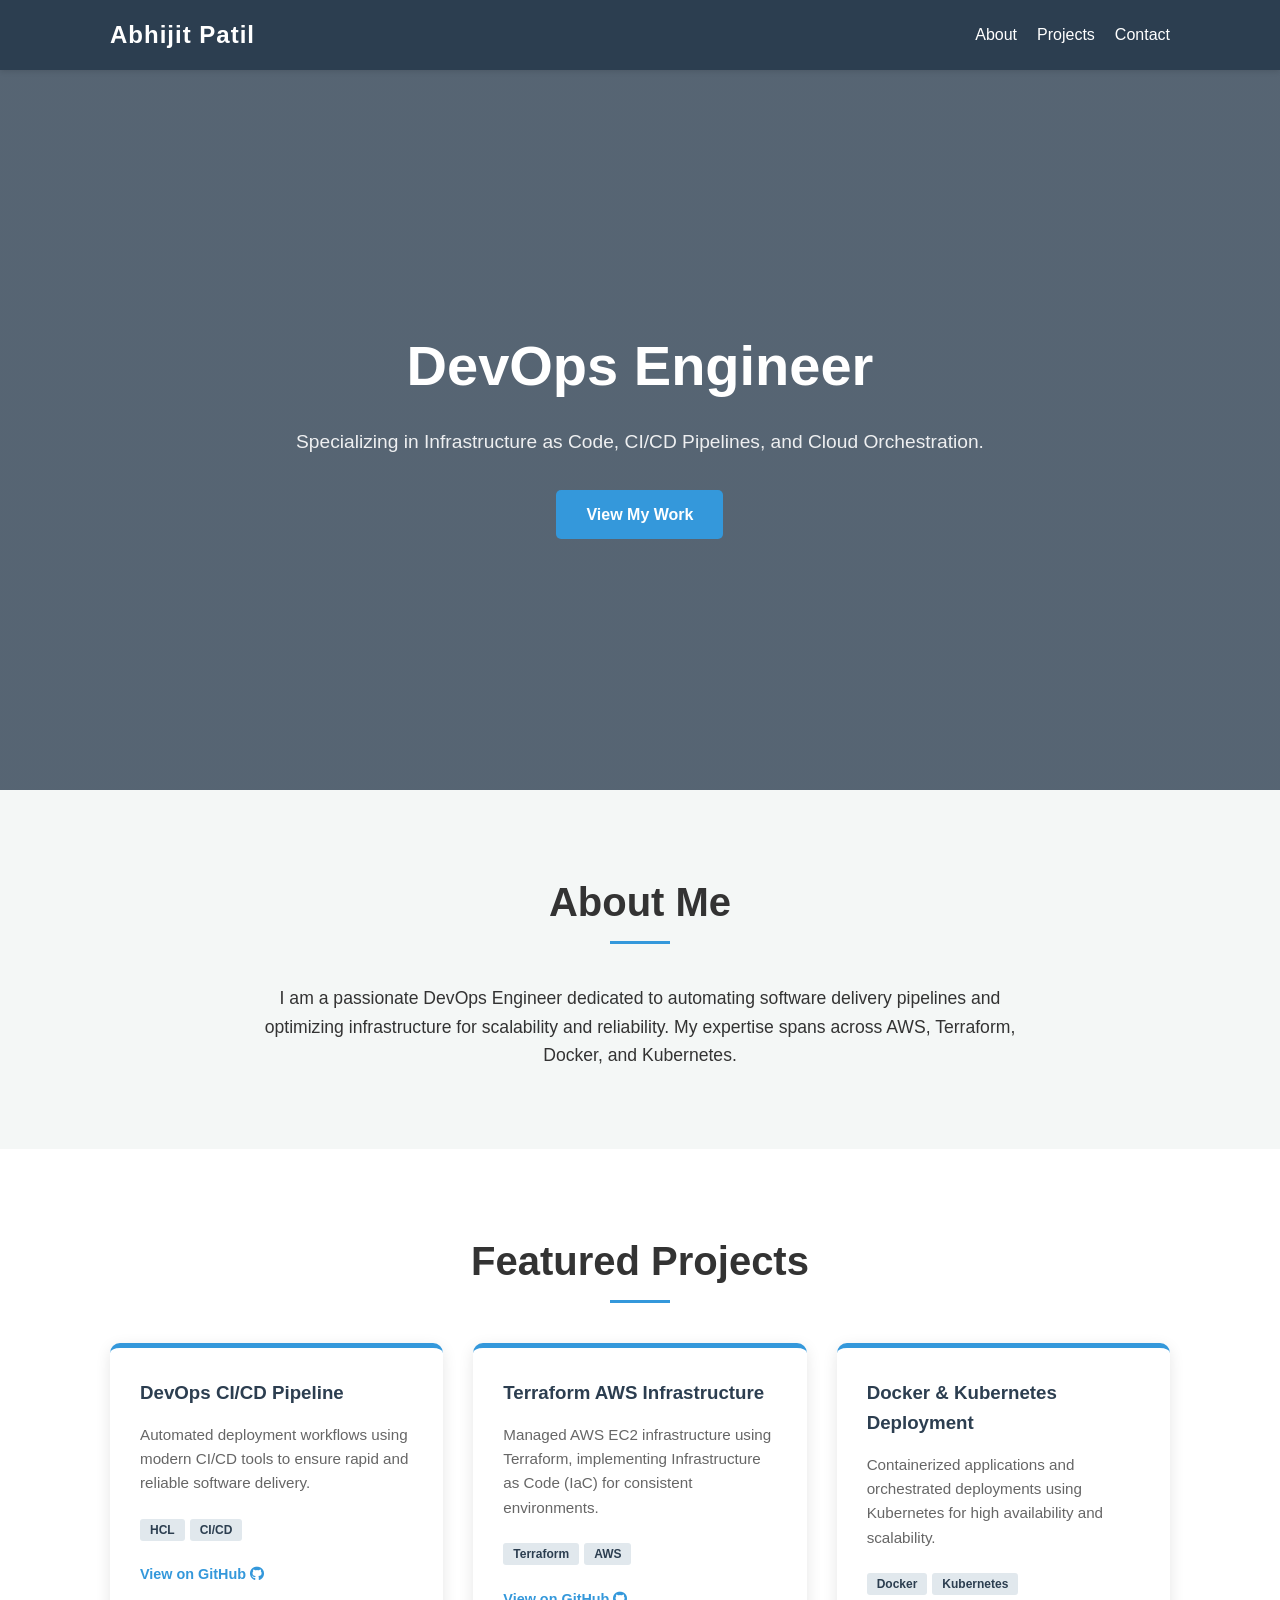
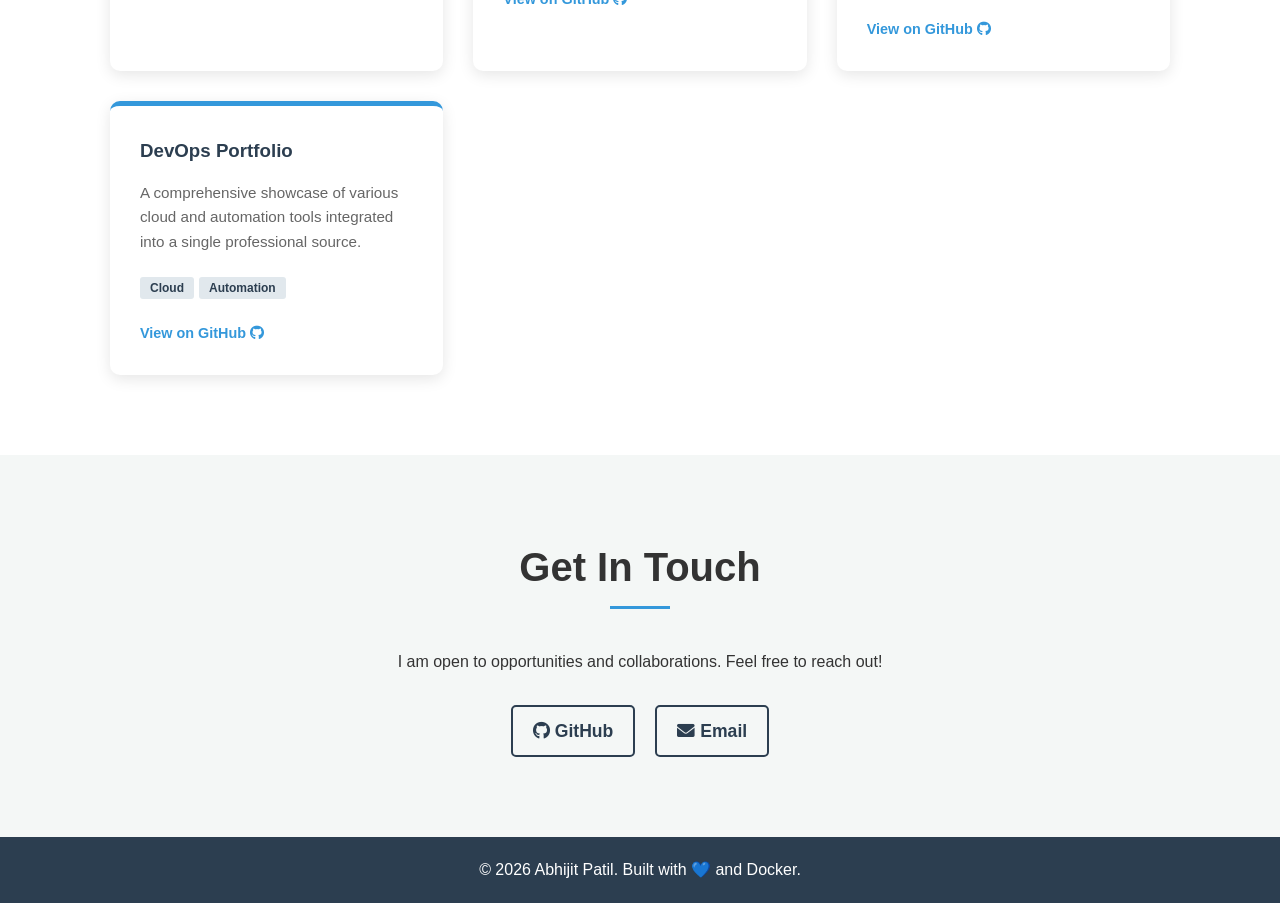
<file: index.html>
<!DOCTYPE html>
<html lang="en">
<head>
    <meta charset="UTF-8">
    <meta name="viewport" content="width=device-width, initial-scale=1.0">
    <title>Abhijit Patil | DevOps Engineer Portfolio</title>
    <link rel="stylesheet" href="assets/css/style.css">
    <link rel="stylesheet" href="https://cdnjs.cloudflare.com/ajax/libs/font-awesome/6.0.0/css/all.min.css">
</head>
<body>
    <header>
        <nav>
            <div class="logo">Abhijit Patil</div>
            <ul>
                <li><a href="#about">About</a></li>
                <li><a href="#projects">Projects</a></li>
                <li><a href="#contact">Contact</a></li>
            </ul>
        </nav>
    </header>

    <section id="hero">
        <div class="hero-content">
            <h1>DevOps Engineer</h1>
            <p>Specializing in Infrastructure as Code, CI/CD Pipelines, and Cloud Orchestration.</p>
            <a href="#projects" class="btn">View My Work</a>
        </div>
    </section>

    <section id="about">
        <div class="container">
            <h2>About Me</h2>
            <p>I am a passionate DevOps Engineer dedicated to automating software delivery pipelines and optimizing infrastructure for scalability and reliability. My expertise spans across AWS, Terraform, Docker, and Kubernetes.</p>
        </div>
    </section>

    <section id="projects">
        <div class="container">
            <h2>Featured Projects</h2>
            <div class="project-grid">
                <div class="project-card">
                    <h3>DevOps CI/CD Pipeline</h3>
                    <p>Automated deployment workflows using modern CI/CD tools to ensure rapid and reliable software delivery.</p>
                    <div class="tags"><span>HCL</span><span>CI/CD</span></div>
                    <a href="https://github.com/patilabhijit853-source/devops-ci-cd-pipeline" target="_blank" class="project-link">View on GitHub <i class="fab fa-github"></i></a>
                </div>
                <div class="project-card">
                    <h3>Terraform AWS Infrastructure</h3>
                    <p>Managed AWS EC2 infrastructure using Terraform, implementing Infrastructure as Code (IaC) for consistent environments.</p>
                    <div class="tags"><span>Terraform</span><span>AWS</span></div>
                    <a href="https://github.com/patilabhijit853-source/terraform-aws-infrastructure" target="_blank" class="project-link">View on GitHub <i class="fab fa-github"></i></a>
                </div>
                <div class="project-card">
                    <h3>Docker & Kubernetes Deployment</h3>
                    <p>Containerized applications and orchestrated deployments using Kubernetes for high availability and scalability.</p>
                    <div class="tags"><span>Docker</span><span>Kubernetes</span></div>
                    <a href="https://github.com/patilabhijit853-source/docker-kubernetes-deployment" target="_blank" class="project-link">View on GitHub <i class="fab fa-github"></i></a>
                </div>
                <div class="project-card">
                    <h3>DevOps Portfolio</h3>
                    <p>A comprehensive showcase of various cloud and automation tools integrated into a single professional source.</p>
                    <div class="tags"><span>Cloud</span><span>Automation</span></div>
                    <a href="https://github.com/patilabhijit853-source" target="_blank" class="project-link">View on GitHub <i class="fab fa-github"></i></a>
                </div>
            </div>
        </div>
    </section>

    <section id="contact">
        <div class="container">
            <h2>Get In Touch</h2>
            <p>I am open to opportunities and collaborations. Feel free to reach out!</p>
            <div class="contact-links">
                <a href="https://github.com/patilabhijit853-source" target="_blank"><i class="fab fa-github"></i> GitHub</a>
                <a href="mailto:your-email@example.com"><i class="fas fa-envelope"></i> Email</a>
            </div>
        </div>
    </section>

    <footer>
        <p>&copy; 2026 Abhijit Patil. Built with 💙 and Docker.</p>
    </footer>

    <script src="assets/js/main.js"></script>
</body>
</html>
</file>
<file: assets/css/style.css>
:root {
    --primary-color: #2c3e50;
    --secondary-color: #34495e;
    --accent-color: #3498db;
    --text-color: #333;
    --light-color: #f4f7f6;
    --white: #ffffff;
    --transition: all 0.3s ease;
}

* {
    margin: 0;
    padding: 0;
    box-sizing: border-box;
}

body {
    font-family: 'Segoe UI', Tahoma, Geneva, Verdana, sans-serif;
    line-height: 1.6;
    color: var(--text-color);
    background-color: var(--white);
    scroll-behavior: smooth;
}

.container {
    max-width: 1100px;
    margin: 0 auto;
    padding: 0 20px;
}

/* Header & Nav */
header {
    background: var(--primary-color);
    color: var(--white);
    padding: 1rem 0;
    position: sticky;
    top: 0;
    z-index: 1000;
    box-shadow: 0 2px 5px rgba(0,0,0,0.1);
}

nav {
    display: flex;
    justify-content: space-between;
    align-items: center;
    max-width: 1100px;
    margin: 0 auto;
    padding: 0 20px;
}

.logo {
    font-size: 1.5rem;
    font-weight: bold;
    letter-spacing: 1px;
}

nav ul {
    display: flex;
    list-style: none;
}

nav ul li {
    margin-left: 20px;
}

nav ul li a {
    color: var(--white);
    text-decoration: none;
    font-weight: 500;
    transition: var(--transition);
}

nav ul li a:hover {
    color: var(--accent-color);
}

/* Hero Section */
#hero {
    height: 80vh;
    background: linear-gradient(rgba(44, 62, 80, 0.8), rgba(44, 62, 80, 0.8)),
                url('https://images.unsplash.com/photo-1451187580459-43490279c0fa?ixlib=rb-1.2.1&auto=format&fit=crop&w=1350&q=80') no-repeat center center/cover;
    display: flex;
    align-items: center;
    justify-content: center;
    text-align: center;
    color: var(--white);
}

.hero-content h1 {
    font-size: 3.5rem;
    margin-bottom: 1rem;
}

.hero-content p {
    font-size: 1.2rem;
    margin-bottom: 2rem;
    opacity: 0.9;
}

.btn {
    display: inline-block;
    background: var(--accent-color);
    color: var(--white);
    padding: 12px 30px;
    text-decoration: none;
    border-radius: 5px;
    font-weight: bold;
    transition: var(--transition);
}

.btn:hover {
    background: #2980b9;
    transform: translateY(-3px);
}

/* Sections */
section {
    padding: 80px 0;
}

section h2 {
    text-align: center;
    font-size: 2.5rem;
    margin-bottom: 40px;
    position: relative;
    padding-bottom: 10px;
}

section h2::after {
    content: '';
    position: absolute;
    bottom: 0;
    left: 50%;
    transform: translateX(-50%);
    width: 60px;
    height: 3px;
    background: var(--accent-color);
}

#about {
    background: var(--light-color);
    text-align: center;
}

#about p {
    max-width: 800px;
    margin: 0 auto;
    font-size: 1.1rem;
}

/* Project Grid */
.project-grid {
    display: grid;
    grid-template-columns: repeat(auto-fit, minmax(250px, 1fr));
    gap: 30px;
}

.project-card {
    background: var(--white);
    padding: 30px;
    border-radius: 10px;
    box-shadow: 0 4px 15px rgba(0,0,0,0.1);
    transition: var(--transition);
    border-top: 5px solid var(--accent-color);
}

.project-card:hover {
    transform: translateY(-10px);
    box-shadow: 0 10px 25px rgba(0,0,0,0.15);
}

.project-card h3 {
    margin-bottom: 15px;
    color: var(--primary-color);
}

.project-card p {
    font-size: 0.95rem;
    margin-bottom: 20px;
    color: #666;
}

.tags {
    margin-bottom: 20px;
}

.tags span {
    background: #e1e8ed;
    color: var(--primary-color);
    padding: 4px 10px;
    font-size: 0.75rem;
    border-radius: 3px;
    margin-right: 5px;
    font-weight: 600;
}

.project-link {
    text-decoration: none;
    color: var(--accent-color);
    font-weight: bold;
    font-size: 0.9rem;
    transition: var(--transition);
}

.project-link:hover {
    text-decoration: underline;
}

/* Contact */
#contact {
    text-align: center;
    background: var(--light-color);
}

.contact-links {
    margin-top: 30px;
    display: flex;
    justify-content: center;
    gap: 20px;
}

.contact-links a {
    text-decoration: none;
    color: var(--primary-color);
    font-weight: bold;
    font-size: 1.1rem;
    transition: var(--transition);
    padding: 10px 20px;
    border: 2px solid var(--primary-color);
    border-radius: 5px;
}

.contact-links a:hover {
    background: var(--primary-color);
    color: var(--white);
}

/* Footer */
footer {
    background: var(--primary-color);
    color: var(--white);
    text-align: center;
    padding: 20px 0;
}

/* Responsive */
@media (max-width: 768px) {
    .hero-content h1 {
        font-size: 2.5rem;
    }
    nav ul {
        display: none; /* Simple mobile nav hide for now */
    }
}
</file>
